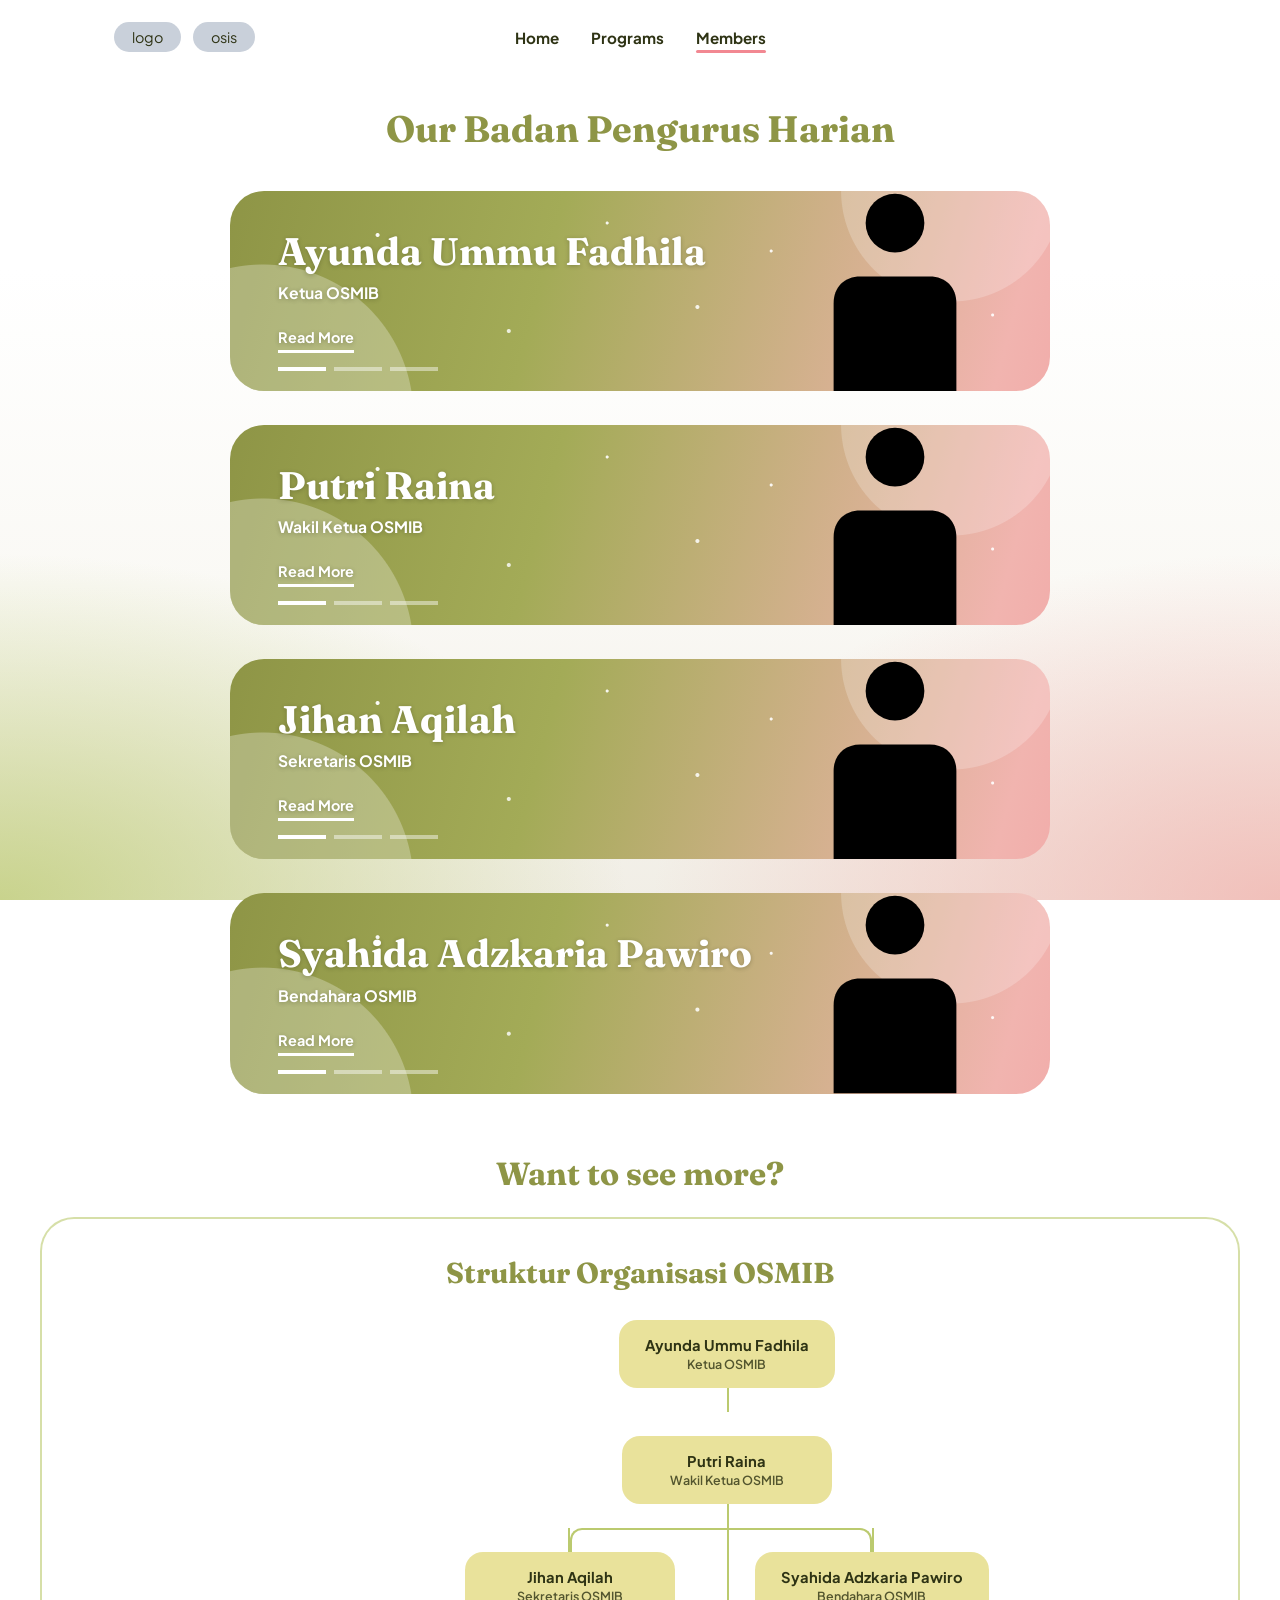
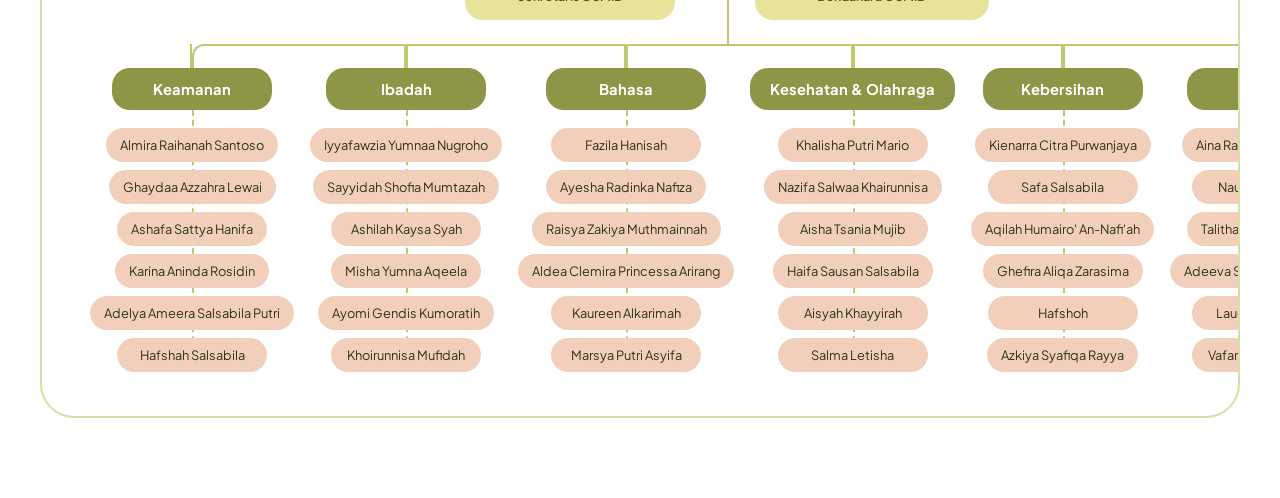
<file: index.html>
<!DOCTYPE html>
<html lang="id">
<head>
  <meta charset="UTF-8">
  <meta name="viewport" content="width=device-width, initial-scale=1.0">
  <title>Members OSIS</title>
  <link rel="preconnect" href="https://fonts.googleapis.com">
  <link rel="preconnect" href="https://fonts.gstatic.com" crossorigin>
  <link href="https://fonts.googleapis.com/css2?family=Fraunces:opsz,wght@9..144,600;9..144,700&family=Plus+Jakarta+Sans:wght@500;700&display=swap" rel="stylesheet">
  <link rel="stylesheet" href="members.css">
</head>
<body>
  <div class="page">

    <!-- ===== NAVBAR ===== -->
    <header class="navbar">
      <div class="nav-left">
        <a href="#" class="pill pill--logo">logo</a>
        <a href="#" class="pill pill--osis">osis</a>
      </div>

      <nav class="nav-links">
        <a href="#">Home</a>
        <a href="#">Programs</a>
        <a href="#" class="active" aria-current="page">Members</a>
      </nav>

      <div class="nav-spacer" aria-hidden="true"></div>
    </header>

    <!-- ===== MEMBER CARDS ===== -->
    <main class="members">
      <h1>Our Badan Pengurus Harian</h1>

      <a class="member-card" href="ayundaauf.html">
        <div class="member-info">
          <h2>Ayunda Ummu Fadhila</h2>
          <p>Ketua OSMIB</p>
          <span class="read-more">Read More</span>
        </div>
        <!-- Replace this SVG with <img src="foto.png" alt="Nama"> when you have the photo -->
       <svg class="member-figure" viewBox="0 0 120 150" role="img" aria-label="Foto anggota">
          <circle cx="60" cy="24" r="22"/>
          <path d="M14 150V84c0-12 8-20 20-20h52c12 0 20 8 20 20v66z"/>
        </svg>
      </a>

      <a class="member-card" href="rainapr.html">
        <div class="member-info">
          <h2>Putri Raina</h2>
          <p>Wakil Ketua OSMIB</p>
          <span class="read-more">Read More</span>
        </div>
        <svg class="member-figure" viewBox="0 0 120 150" role="img" aria-label="Foto anggota">
          <circle cx="60" cy="24" r="22"/>
          <path d="M14 150V84c0-12 8-20 20-20h52c12 0 20 8 20 20v66z"/>
        </svg>
      </a>

      <a class="member-card" href="jihanja.html">
        <div class="member-info">
          <h2>Jihan Aqilah</h2>
          <p>Sekretaris OSMIB</p>
          <span class="read-more">Read More</span>
        </div>
        <svg class="member-figure" viewBox="0 0 120 150" role="img" aria-label="Foto anggota">
          <circle cx="60" cy="24" r="22"/>
          <path d="M14 150V84c0-12 8-20 20-20h52c12 0 20 8 20 20v66z"/>
        </svg>
      </a>

      <a class="member-card" href="syahidasap.html">
        <div class="member-info">
          <h2>Syahida Adzkaria Pawiro</h2>
          <p>Bendahara OSMIB</p>
          <span class="read-more">Read More</span>
        </div>
        <svg class="member-figure" viewBox="0 0 120 150" role="img" aria-label="Foto anggota">
          <circle cx="60" cy="24" r="22"/>
          <path d="M14 150V84c0-12 8-20 20-20h52c12 0 20 8 20 20v66z"/>
        </svg>
      </a>
    </main>
  </div>

  <h2 class="see-more">Want to see more?</h2>

  <div>
    <div class="tree-container">
        <h2 class="tree-title">Struktur Organisasi OSMIB</h2>

        <div class="tree">
            <ul>
                <!-- LEVEL 1: KETUA -->
                <li>
                    <a href="ayundaauf.html" class="card-node inti-gold">
                        <strong>Ayunda Ummu Fadhila</strong>
                        <span>Ketua OSMIB</span>
                    </a>

                    <!-- LEVEL 2: WAKIL KETUA -->
                    <ul>
                        <li>
                            <a href="rainapr.html" class="card-node inti-gold">
                                <strong>Putri Raina</strong>
                                <span>Wakil Ketua OSMIB</span>
                            </a>

                            <!-- LEVEL 3: SEKRETARIS & BENDAHARA SEJAJAR -->
                            <ul class="staff">
                                <li>
                                    <a href="jihanja.html" class="card-node inti-gold">
                                        <strong>Jihan Aqilah</strong>
                                        <span>Sekretaris OSMIB</span>
                                    </a>
                                </li>
                                <li>
                                    <a href="syahidasap.html" class="card-node inti-gold">
                                        <strong>Syahida Adzkaria Pawiro</strong>
                                        <span>Bendahara OSMIB</span>
                                    </a>
                                </li>
                            </ul>

                            <!-- LEVEL 4: 6 DIVISI BESERTA 6 ANGGOTANYA -->
                            <ul class="divisi-row">
                                <!-- DIVISI 1: KEAMANAN -->
                                <li class="divisi-col">
                                    <a href="keamanan.html" class="card-node divisi-head">
                                        <strong>Keamanan</strong>
                                    </a>
                                    <div class="member-stack">
                                        <a href="almiraars.html" class="card-node member">Almira Raihanah Santoso</a>
                                        <a href="ghaydaagal.html" class="card-node member">Ghaydaa Azzahra Lewai</a>
                                        <a href="ashafaash.html" class="card-node member">Ashafa Sattya Hanifa</a>
                                        <a href="karinakar.html" class="card-node member">Karina Aninda Rosidin</a>
                                        <a href="adelyaaasp.html" class="card-node member">Adelya Ameera Salsabila Putri</a>
                                        <a href="hafshahhs.html" class="card-node member">Hafshah Salsabila</a>
                                    </div>
                                </li>

                                <!-- DIVISI 2: IBADAH -->
                                <li class="divisi-col">
                                    <a href="ibadah.html" class="card-node divisi-head">
                                        <strong>Ibadah</strong>
                                    </a>
                                    <div class="member-stack">
                                        <a href="iyyafawziaiyn.html" class="card-node member">Iyyafawzia Yumnaa Nugroho</a>
                                        <a href="sayyidahssm.html" class="card-node member">Sayyidah Shofia Mumtazah</a>
                                        <a href="ashilahaks.html" class="card-node member">Ashilah Kaysa Syah</a>
                                        <a href="mishamya.html" class="card-node member">Misha Yumna Aqeela</a>
                                        <a href="ayomiagk.html" class="card-node member">Ayomi Gendis Kumoratih</a>
                                        <a href="khoirunnisakm.html" class="card-node member">Khoirunnisa Mufidah</a>
                                    </div>
                                </li>

                                <!-- DIVISI 3: LUGHAH -->
                                <li class="divisi-col">
                                    <a href="lughah.html" class="card-node divisi-head">
                                        <strong>Bahasa</strong>
                                    </a>
                                    <div class="member-stack">
                                        <a href="fazilafh.html" class="card-node member">Fazila Hanisah</a>
                                        <a href="ayeshaarn.html" class="card-node member">Ayesha Radinka Nafiza</a>
                                        <a href="raisyarzm.html" class="card-node member">Raisya Zakiya Muthmainnah</a>
                                        <a href="aldeaacpa.html" class="card-node member">Aldea Clemira Princessa Arirang</a>
                                        <a href="kaureenka.html" class="card-node member">Kaureen Alkarimah</a>
                                        <a href="marsyampa.html" class="card-node member">Marsya Putri Asyifa</a>
                                    </div>
                                </li>

                                <!-- DIVISI 4: KESEHATAN & OLAHRAGA -->
                                <li class="divisi-col">
                                    <a href="kesehatan.html" class="card-node divisi-head">
                                        <strong>Kesehatan &amp; Olahraga</strong>
                                    </a>
                                    <div class="member-stack">
                                        <a href="khalishakpm.html" class="card-node member">Khalisha Putri Mario</a>
                                        <a href="nazifansk.html" class="card-node member">Nazifa Salwaa Khairunnisa</a>
                                        <a href="aishaatm.html" class="card-node member">Aisha Tsania Mujib</a>
                                        <a href="haifahss.html" class="card-node member">Haifa Sausan Salsabila</a>
                                        <a href="aisyahak.html" class="card-node member">Aisyah Khayyirah</a>
                                        <a href="salmasl.html" class="card-node member">Salma Letisha</a>
                                    </div>
                                </li>

                                <!-- DIVISI 5: KEBERSIHAN -->
                                <li class="divisi-col">
                                    <a href="kebersihan.html" class="card-node divisi-head">
                                        <strong>Kebersihan</strong>
                                    </a>
                                    <div class="member-stack">
                                        <a href="kienarrakcp.html" class="card-node member">Kienarra Citra Purwanjaya</a>
                                        <a href="safass.html" class="card-node member">Safa Salsabila</a>
                                        <a href="aqilahahan.html" class="card-node member">Aqilah Humairo' An-Nafi'ah</a>
                                        <a href="ghefiragaz.html" class="card-node member">Ghefira Aliqa Zarasima</a>
                                        <a href="hafshohh" class="card-node member">Hafshoh</a>
                                        <a href="azkiyaasr.html" class="card-node member">Azkiya Syafiqa Rayya</a>
                                    </div>
                                </li>

                                <!-- DIVISI 6: KREATIF -->
                                <li class="divisi-col">
                                    <a href="kreatif.html" class="card-node divisi-head">
                                        <strong>Kreatif</strong>
                                    </a>
                                    <div class="member-stack">
                                        <a href="ainaarfb.html" class="card-node member">Aina Raisya Fitri Baskoro</a>
                                        <a href="naurana.html" class="card-node member">Naura Asnabillah</a>
                                        <a href="talithatas.html" class="card-node member">Talitha Akilah Salsabila</a>
                                        <a href="adeevaasp.html" class="card-node member">Adeeva Shasmeen Pratama</a>
                                        <a href="laudzalin.html" class="card-node member">Laudza Ilma Nafia</a>
                                        <a href="vafaravat.html" class="card-node member">Vafara Allie Tertietta</a>
                                    </div>
                                </li>
                            </ul>
                        </li>
                    </ul>
                </li>
            </ul>
        </div>
    </div>
  </div>
</body>
</html>
</file>
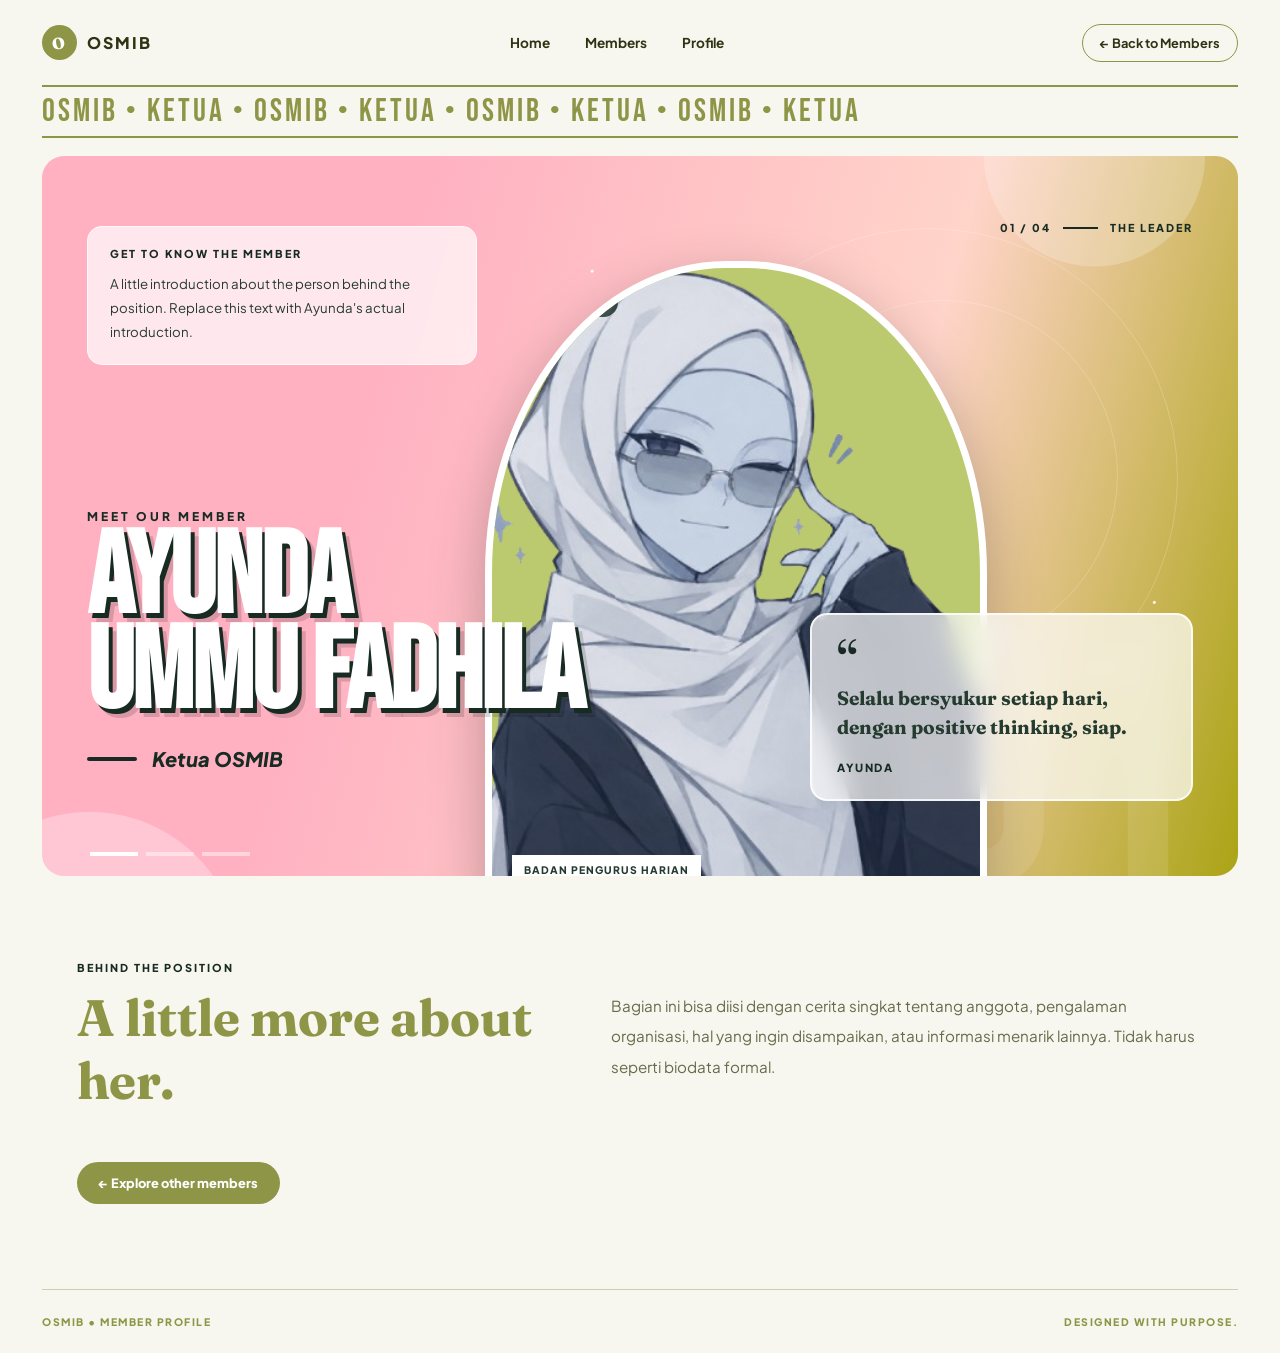
<file: ayundaauf.html>
<!DOCTYPE html>
<html lang="id">
<head>
  <meta charset="UTF-8">
  <meta name="viewport" content="width=device-width, initial-scale=1.0">

  <title>Ayunda Ummu Fadhila | OSMIB</title>

  <link rel="preconnect" href="https://fonts.googleapis.com">
  <link rel="preconnect" href="https://fonts.gstatic.com" crossorigin>

  <link href="https://fonts.googleapis.com/css2?family=Bebas+Neue&family=Fraunces:wght@600;700&family=Plus+Jakarta+Sans:wght@400;500;600;700;800&display=swap" rel="stylesheet">

  <link rel="stylesheet" href="profile.css">
</head>

<body>

  <main class="profile-page">

    <!-- NAVBAR -->
    <header class="navbar">
      <a href="index.html" class="brand">
        <span class="brand-icon">O</span>
        <span>OSMIB</span>
      </a>

      <nav>
        <a href="index.html">Home</a>
        <a href="index.html">Members</a>
        <a href="#profile">Profile</a>
      </nav>

      <a href="index.html" class="back-link">
        ← Back to Members
      </a>
    </header>

    <!-- DECORATIVE TEXT -->
    <div class="ticker ticker-top" aria-hidden="true">
      <div>
        OSMIB • KETUA • OSMIB • KETUA •
        OSMIB • KETUA • OSMIB • KETUA 
      </div>
    </div>

    <!-- MAIN PROFILE -->
    <section class="profile-hero" id="profile">

      <!-- Background decoration -->
      <div class="hero-orbit orbit-one"></div>
      <div class="hero-orbit orbit-two"></div>
      <div class="hero-number">01</div>

      <!-- Small introduction -->
      <div class="intro-card">
        <span class="eyebrow">GET TO KNOW THE MEMBER</span>
        <p>
          A little introduction about the person behind
          the position. Replace this text with Ayunda's
          actual introduction.
        </p>
      </div>

      <!-- Large portrait -->
      <div class="portrait-frame">
        <div class="portrait-label">OSMIB / 2026</div>
        <img
          src="examayun.png"
          alt="Foto Ayunda Ummu Fadhila"
          class="portrait"
        >
        <span class="portrait-caption">
          BADAN PENGURUS HARIAN
        </span>
      </div>

      <!-- Name and position -->
      <div class="name-block">
        <span class="name-small">MEET OUR MEMBER</span>
        <h1>AYUNDA<br>UMMU FADHILA</h1>
        <div class="position">
          <span class="position-line"></span>
          <p>Ketua OSMIB</p>
        </div>
      </div>

      <!-- Quote -->
      <div class="quote-card">
        <span class="quote-mark">“</span>
        <blockquote>
          Selalu bersyukur setiap hari,
          dengan positive thinking, siap.
        </blockquote>
        <p class="quote-author">
          AYUNDA
        </p>
      </div>

      <!-- Small side information -->
      <div class="side-note">
        <span class="side-index">01 / 04</span>
        <span class="side-divider"></span>
        <span>THE LEADER</span>
      </div>

    </section>

    <!-- BOTTOM INFORMATION -->
    <section class="profile-details">
      <div class="detail-heading">
        <span class="eyebrow">BEHIND THE POSITION</span>
        <h2>A little more about her.</h2>
      </div>

      <div class="detail-content">
        <p>
          Bagian ini bisa diisi dengan cerita singkat tentang
          anggota, pengalaman organisasi, hal yang ingin
          disampaikan, atau informasi menarik lainnya.
          Tidak harus seperti biodata formal.
        </p>
      </div>

      <a href="index.html" class="return-button">
        ← Explore other members
      </a>
    </section>

    <!-- FOOTER -->
    <footer>
      <span>OSMIB • MEMBER PROFILE</span>
      <span>DESIGNED WITH PURPOSE.</span>
    </footer>

  </main>

</body>
</html>
</file>
<file: members.css>
/* =========================================================
   OSMIB – Members page
   Palette: matcha & strawberry milk
   ========================================================= */
:root {
  --matcha: #8E9546;
  --avocado: #BBCA6F;
  --primrose: #E9E29B;
  --tuft: #F2CFBB;
  --strawberry: #F1B4AF;
  --camaron: #F28892;

  --card: #C9D0DA;          /* grey-blue square from the first design */
  --ink: #2E3314;           /* dark olive for text */
  --line: #BBCA6F;          /* tree connector color */
  --ease: cubic-bezier(.2, .8, .2, 1);
}

* { box-sizing: border-box; margin: 0; padding: 0; }

html { min-height: 100%; }

body {
  min-height: 100vh;
  font-family: "Plus Jakarta Sans", "Segoe UI", system-ui, sans-serif;
  color: var(--ink);
  /* light green bottom-left, pink bottom-right, dirty white -> white toward the top */
  background:
    radial-gradient(ellipse 70% 55% at 0% 100%, rgba(187, 202, 111, .75), transparent 70%),
    radial-gradient(ellipse 70% 55% at 100% 100%, rgba(241, 180, 175, .80), transparent 70%),
    linear-gradient(to top, #F1EEE6 0%, #FAF9F5 35%, #FFFFFF 70%);
  background-attachment: fixed;
  background-repeat: no-repeat;
}

a { color: inherit; text-decoration: none; }

h1, h2 { font-family: "Fraunces", Georgia, serif; }

.page { max-width: 1100px; margin: 0 auto; padding: 0 24px; }

/* ================= NAVBAR ================= */
.navbar {
  display: grid;
  grid-template-columns: 1fr auto 1fr;
  align-items: center;
  padding: 22px 0 10px;
}

.nav-left { display: flex; gap: 12px; }

.pill {
  background: var(--card);
  padding: 6px 18px;
  border-radius: 999px;
  font-size: .9rem;
  transition: background .25s var(--ease), transform .25s var(--ease), box-shadow .25s var(--ease);
}
.pill:hover {
  background: var(--strawberry);
  transform: translateY(-2px);
  box-shadow: 0 6px 14px rgba(242, 136, 146, .35);
}

.nav-links { display: flex; gap: 32px; }
.nav-links a {
  position: relative;
  font-weight: 700;
  font-size: .95rem;
  padding: 4px 0;
  transition: color .25s var(--ease);
}
.nav-links a::after {
  content: "";
  position: absolute;
  left: 0; bottom: -2px;
  width: 100%; height: 3px;
  border-radius: 3px;
  background: var(--camaron);
  transform: scaleX(0);
  transform-origin: left;
  transition: transform .3s var(--ease);
}
.nav-links a:hover { color: var(--matcha); }
.nav-links a:hover::after,
.nav-links a.active::after { transform: scaleX(1); }

/* ================= MEMBER CARDS ================= */
.members {
  display: flex;
  flex-direction: column;
  gap: 34px;
  max-width: 820px;
  margin: 44px auto 60px;
}

.members h1 {
  text-align: center;
  font-size: clamp(1.6rem, 4vw, 2.3rem);
  margin-bottom: 6px;
  color: var(--matcha);
}

/* Same recipe as the Layla card: soft gradient + big pale circle
   bottom-left + tiny "stars" + slider dashes, in matcha & strawberry */
.member-card {
  position: relative;
  display: flex;
  justify-content: space-between;
  align-items: flex-start;
  min-height: 190px;
  padding: 38px 48px;
  border-radius: 34px;
  isolation: isolate;
  transition: transform .35s var(--ease), box-shadow .35s var(--ease);
}

/* layer 1: green -> pink gradient (slides a little on hover) */
.member-card::before {
  content: "";
  position: absolute;
  inset: 0;
  z-index: -2;
  border-radius: inherit;
  background: linear-gradient(105deg,
              var(--matcha) 0%, #A3AB57 28%,
              var(--strawberry) 68%, var(--camaron) 100%);
  background-size: 140% 100%;
  background-position: 0% 0;
  transition: background-position .6s var(--ease);
}

/* layer 2: pale circles, sparkles and slider dashes */
.member-card::after {
  content: "";
  position: absolute;
  inset: 0;
  z-index: -1;
  border-radius: inherit;
  background:
    /* slider dashes */
    linear-gradient(90deg,
      #fff 0 48px, transparent 48px 56px,
      rgba(255,255,255,.45) 56px 104px, transparent 104px 112px,
      rgba(255,255,255,.45) 112px 160px)
      48px calc(100% - 20px) / 160px 4px no-repeat,
    /* big pale circle, bottom-left */
    radial-gradient(circle at 4% 112%, rgba(255,255,255,.28) 0 150px, transparent 151px),
    /* soft circle behind the figure */
    radial-gradient(circle at 88% 0%, rgba(255,255,255,.22) 0 110px, transparent 111px),
    /* sparkles */
    radial-gradient(circle at 18% 22%, rgba(255,255,255,.95) 0 1.5px, transparent 2.5px),
    radial-gradient(circle at 34% 70%, rgba(255,255,255,.8)  0 1.5px, transparent 2.5px),
    radial-gradient(circle at 46% 16%, rgba(255,255,255,.9)  0 1px,   transparent 2px),
    radial-gradient(circle at 57% 58%, rgba(255,255,255,.85) 0 1.5px, transparent 2.5px),
    radial-gradient(circle at 66% 30%, rgba(255,255,255,.9)  0 1px,   transparent 2px),
    radial-gradient(circle at 74% 84%, rgba(255,255,255,.8)  0 1.5px, transparent 2.5px),
    radial-gradient(circle at 93% 62%, rgba(255,255,255,.9)  0 1px,   transparent 2px);
}

.member-info { position: relative; z-index: 1; color: #fff; text-shadow: 0 1px 4px rgba(46, 51, 20, .3); }

.member-info h2 {
  font-size: clamp(1.7rem, 4vw, 2.4rem);
  line-height: 1.15;
  transition: transform .35s var(--ease);
}
.member-info p {
  margin-top: 10px;
  font-weight: 700;
  font-size: .98rem;
  transition: transform .35s var(--ease);
}

.read-more {
  display: inline-block;
  margin-top: 26px;
  padding-bottom: 4px;
  font-weight: 700;
  font-size: .9rem;
  border-bottom: 3px solid #fff;
  transition: padding .35s var(--ease), border-color .3s var(--ease), letter-spacing .35s var(--ease);
}

/* the figure pops out above the card like in the mockup */
.member-figure {
   width: 55%;
   max-width: 280px;
   height: 100%;
   object-fit: contain;
   object-position: bottom right;
   position: absolute;
   right: 15px;
   bottom: 0;
}

/* ---- hover ---- */
.member-card:hover,
.member-card:focus-visible {
  transform: translateY(-6px);
  box-shadow: 0 0 0 3px rgba(255, 255, 255, .95),
              0 18px 32px rgba(142, 149, 70, .35),
              0 8px 16px rgba(242, 136, 146, .3);
  outline: none;
}
.member-card:hover::before,
.member-card:focus-visible::before { background-position: 100% 0; }
.member-card:hover .member-info h2 { transform: translateX(6px); }
.member-card:hover .member-info p  { transform: translateX(6px); }
.member-card:hover .read-more {
  padding-right: 24px;
  letter-spacing: .04em;
  border-color: var(--primrose);
}
.member-card:hover .member-figure { fill: var(--primrose); transform: scale(1.06) translateY(-4px); }

/* ================= "WANT TO SEE MORE" ================= */
.see-more {
  text-align: center;
  font-size: clamp(1.4rem, 3.5vw, 2rem);
  color: var(--matcha);
  margin: 10px 0 24px;
}

/* ================= TREE / MINDMAP ================= */
.tree-container {
  max-width: 1200px;
  margin: 0 auto 80px;
  padding: 36px 24px 44px;
  background: rgba(255, 255, 255, .55);
  backdrop-filter: blur(6px);
  border: 2px solid rgba(187, 202, 111, .6);
  border-radius: 34px;
  overflow-x: auto;
}

.tree-title {
  text-align: center;
  font-size: clamp(1.3rem, 3vw, 1.8rem);
  margin-bottom: 30px;
  color: var(--matcha);
}

.tree { width: max-content; min-width: 100%; }
.tree ul {
  position: relative;
  display: flex;
  justify-content: center;
  padding-top: 24px;
  list-style: none;
}
.tree li {
  position: relative;
  list-style: none;
  text-align: center;
  padding: 24px 8px 0;
}

/* connectors */
.tree li::before,
.tree li::after {
  content: "";
  position: absolute;
  top: 0; right: 50%;
  width: 50%; height: 24px;
  border-top: 2px solid var(--line);
}
.tree li::after { right: auto; left: 50%; border-left: 2px solid var(--line); }
.tree li::before { border-right: 2px solid var(--line); }
.tree li:only-child::before,
.tree li:only-child::after { display: none; }
.tree li:first-child::before,
.tree li:last-child::after { border-top: 0; }
.tree li:last-child::before { border-right: 2px solid var(--line); border-radius: 0 12px 0 0; }
.tree li:first-child::after { border-radius: 12px 0 0 0; }

.tree ul ul::before {
  content: "";
  position: absolute;
  top: 0; left: 50%;
  height: 24px;
  border-left: 2px solid var(--line);
}

/* root has no connector above it */
.tree > ul { padding-top: 0; }
.tree > ul > li { padding-top: 0; }
.tree > ul > li::before,
.tree > ul > li::after { display: none; }

/* Secretary + Treasurer sit on either side of a center line that
   continues down to the divisions */
.tree ul.staff::after {
  content: "";
  position: absolute;
  top: 24px; bottom: -24px;
  left: 50%;
  border-left: 2px solid var(--line);
  z-index: 0;
}
.tree ul.staff { padding-bottom: 0; }
.tree ul.staff li { padding-left: 40px; padding-right: 40px; z-index: 1; }
.tree ul.divisi-row { padding-top: 24px; }

/* ---- nodes ---- */
.card-node {
  position: relative;
  z-index: 1;
  display: inline-flex;
  flex-direction: column;
  align-items: center;
  gap: 2px;
  padding: 10px 18px;
  min-width: 150px;
  background: var(--card);
  border: 2px solid transparent;
  border-radius: 18px;
  font-size: .85rem;
  transition: transform .3s var(--ease), box-shadow .3s var(--ease),
              background .3s var(--ease), border-color .3s var(--ease);
}
.card-node strong { font-size: .92rem; }
.card-node span { font-size: .78rem; font-weight: 600; opacity: .8; }

.card-node:hover,
.card-node:focus-visible {
  transform: translateY(-4px) scale(1.04);
  box-shadow: 0 10px 20px rgba(142, 149, 70, .3);
  border-color: var(--camaron);
  outline: none;
}

/* leadership (gold = primrose) */
.inti-gold { background: var(--primrose); min-width: 210px; padding: 14px 24px; }
.inti-gold:hover { background: var(--tuft); }

/* division heads */
.divisi-head {
  background: var(--matcha);
  color: #fff;
  min-width: 160px;
}
.divisi-head:hover { background: var(--camaron); }

/* division members */
.member-stack {
  display: flex;
  flex-direction: column;
  align-items: center;
  gap: 8px;
  margin-top: 18px;
  position: relative;
}
.member-stack::before {
  content: "";
  position: absolute;
  top: -18px; bottom: 20px;
  left: 50%;
  border-left: 2px dashed var(--line);
}
.card-node.member {
  min-width: 150px;
  padding: 7px 12px;
  background: var(--tuft);
  font-size: .8rem;
}
.card-node.member:hover { background: var(--strawberry); }

/* ================= RESPONSIVE ================= */
@media (max-width: 640px) {
  .navbar { grid-template-columns: 1fr; gap: 14px; justify-items: center; }
  .nav-links { gap: 20px; }
  .member-card { padding: 26px 24px; min-height: 160px; }
  .member-card .member-figure { right: 18px; max-height: 170px; }
}
</file>
<file: profile.css>
/* =========================================
   OSMIB MEMBER PROFILE
   Editorial Poster Style
========================================= */

:root {
  --matcha: #8E9546;
  --avocado: #BBCA6F;
  --primrose: #E9E29B;
  --tuft: #F2CFBB;
  --strawberry: #F1B4AF;
  --camaron: #F28892;

  --forest: #263B30;
  --deep-forest: #182B23;
  --cream: #F8F7EF;
  --ink: #2E3314;

  --fern: #707318;
  --heart-gold: #aba415;
  --rosy-pink: #fb8ba3;
  --powder-pink: #ffb1c2;
  --peach-puff: #ffd4c9;
  --white-lilac: #f9f8fe;
  
  --ease: cubic-bezier(.2, .8, .2, 1);
}

* {
  box-sizing: border-box;
  margin: 0;
  padding: 0;
}

html {
  scroll-behavior: smooth;
}

body {
  min-height: 100vh;
  font-family: "Plus Jakarta Sans", sans-serif;
  background: var(--cream);
  color: var(--ink);
}

a {
  color: inherit;
  text-decoration: none;
}

.profile-page {
  max-width: 1500px;
  margin: auto;
  padding: 0 42px;
  overflow: hidden;
}

/* =========================================
   NAVBAR
========================================= */

.navbar {
  min-height: 85px;
  display: flex;
  align-items: center;
  justify-content: space-between;
  gap: 25px;
}

.brand {
  display: flex;
  align-items: center;
  gap: 10px;
  font-weight: 800;
  letter-spacing: 2px;
}

.brand-icon {
  width: 35px;
  height: 35px;
  display: grid;
  place-items: center;
  border-radius: 50%;
  background: var(--matcha);
  color: white;
  font-family: "Fraunces", serif;
}

.navbar nav {
  display: flex;
  gap: 35px;
}

.navbar nav a {
  font-size: .85rem;
  font-weight: 700;
  position: relative;
}

.navbar nav a::after {
  content: "";
  position: absolute;
  left: 0;
  bottom: -7px;
  width: 100%;
  height: 2px;
  background: var(--matcha);
  transform: scaleX(0);
  transition: transform .3s var(--ease);
}

.navbar nav a:hover::after {
  transform: scaleX(1);
}

.back-link {
  font-size: .8rem;
  font-weight: 700;
  padding: 10px 17px;
  border: 1px solid var(--matcha);
  border-radius: 30px;
  transition: .3s var(--ease);
}

.back-link:hover {
  background: var(--matcha);
  color: white;
}

/* =========================================
   TICKER
========================================= */

.ticker {
  overflow: hidden;
  white-space: nowrap;
  color: var(--matcha);
  font-family: "Bebas Neue", sans-serif;
  font-size: 2rem;
  letter-spacing: 3px;
}

.ticker-top {
  border-top: 2px solid var(--matcha);
  border-bottom: 2px solid var(--matcha);
  padding: 5px 0;
}

.ticker div {
  width: max-content;
}

/* =========================================
   HERO
========================================= */

.profile-hero {
  position: relative;
  min-height: 720px;
  margin-top: 18px;
  padding: 45px;
  border-radius: 22px;
  overflow: hidden;
  isolation: isolate;
  color: white;

  /*  HOME PAGE GRADIENT */
  background: linear-gradient(105deg,
              var(--powder-pink) 0%, #ffb1c2 28%,
              var(--peach-puff) 68%, var(--heart-gold) 100%);
}

/*  HOME PAGE SPARKLES & CIRCLES */
.profile-hero::before {
  content: "";
  position: absolute;
  inset: 0;
  z-index: -1;
  border-radius: inherit;
  
  background:
    /* slider dashes */
    linear-gradient(90deg,
      #fff 0 48px, transparent 48px 56px,
      rgba(255,255,255,.45) 56px 104px, transparent 104px 112px,
      rgba(255,255,255,.45) 112px 160px)
      48px calc(100% - 20px) / 160px 4px no-repeat,
    /* big pale circle, bottom-left */
    radial-gradient(circle at 4% 112%, rgba(255,255,255,.28) 0 150px, transparent 151px),
    /* soft circle behind the figure */
    radial-gradient(circle at 88% 0%, rgba(255,255,255,.22) 0 110px, transparent 111px),
    /* sparkles */
    radial-gradient(circle at 18% 22%, rgba(255,255,255,.95) 0 1.5px, transparent 2.5px),
    radial-gradient(circle at 34% 70%, rgba(255,255,255,.8)  0 1.5px, transparent 2.5px),
    radial-gradient(circle at 46% 16%, rgba(255,255,255,.9)  0 1px,   transparent 2px),
    radial-gradient(circle at 57% 58%, rgba(255,255,255,.85) 0 1.5px, transparent 2.5px),
    radial-gradient(circle at 66% 30%, rgba(255,255,255,.9)  0 1px,   transparent 2px),
    radial-gradient(circle at 74% 84%, rgba(255,255,255,.8)  0 1.5px, transparent 2.5px),
    radial-gradient(circle at 93% 62%, rgba(255,255,255,.9)  0 1px,   transparent 2px);
}

/* Decorative circles */
.hero-orbit {
  position: absolute;
  border: 1px solid rgba(255,255,255,.2);
  border-radius: 50%;
  z-index: -1;
}

.orbit-one {
  width: 500px;
  height: 500px;
  right: 5%;
  top: 10%;
}

.orbit-two {
  width: 350px;
  height: 350px;
  right: 10%;
  top: 20%;
}

.hero-number {
  position: absolute;
  right: 35px;
  bottom: -80px;
  font-family: "Bebas Neue", sans-serif;
  font-size: 23rem;
  color: rgba(255,255,255,.1);
  line-height: 1;
  z-index: -1;
}

/* =========================================
   INTRO CARD
========================================= */

.intro-card {
  position: absolute;
  top: 70px;
  left: 45px;
  z-index: 3;
  width: min(390px, 34%);
  padding: 20px 22px;
  border: 1px solid rgba(255,255,255,.65);
  border-radius: 15px;
  
  /* Changed to readable white background */
  background: rgba(255,255,255,.7); 
  backdrop-filter: blur(8px);
}

.eyebrow {
  display: block;
  font-size: .68rem;
  font-weight: 800;
  letter-spacing: 2px;
  color: var(--deep-forest); /* Changed from light yellow to dark green */
}

.intro-card p {
  margin-top: 12px;
  font-size: .83rem;
  line-height: 1.8;
  color: var(--forest); /* Dark text */
}

/* =========================================
   PORTRAIT
========================================= */

.portrait-frame {
  position: absolute;
  z-index: 2;
  width: 42%;
  height: 650px;
  left: 37%;
  bottom: -35px;
  border: 7px solid white;
  border-radius: 48% 48% 20px 20px;
  overflow: hidden;
  background: var(--avocado);
  box-shadow: 0 20px 55px rgba(0,0,0,.25);
}

.portrait {
  width: 100%;
  height: 100%;
  display: block;
  object-fit: cover;
  object-position: center top;
}

.portrait-label {
  position: absolute;
  z-index: 2;
  top: 20px;
  left: 20px;
  padding: 8px 12px;
  border-radius: 30px;
  background: rgba(24,43,35,.8);
  color: white;
  font-size: .65rem;
  font-weight: 800;
  letter-spacing: 1px;
}

.portrait-caption {
  position: absolute;
  z-index: 2;
  bottom: 20px;
  left: 20px;
  padding: 8px 12px;
  background: white;
  color: var(--forest);
  font-size: .65rem;
  font-weight: 800;
  letter-spacing: 1px;
}

/* =========================================
   NAME
========================================= */

.name-block {
  position: absolute;
  z-index: 4;
  left: 45px;
  bottom: 105px;
  max-width: 57%;
}

.name-small {
  display: block;
  margin-bottom: 8px;
  color: var(--deep-forest); /* Changed from light to dark */
  font-size: .75rem;
  font-weight: 800;
  letter-spacing: 3px;
}

.name-block h1 {
  font-family: "Bebas Neue", sans-serif;
  font-size: clamp(4.5rem, 9vw, 9.5rem);
  line-height: .82;
  letter-spacing: -2px;
  color: white;
  /* Adjusted shadow to make it pop on light background */
  text-shadow:
    4px 5px 0 var(--deep-forest),
    8px 9px 0 rgba(0,0,0,.15);
}

.position {
  display: flex;
  align-items: center;
  gap: 15px;
  margin-top: 25px;
}

.position-line {
  width: 50px;
  height: 4px;
  background: var(--deep-forest); /* Darkened */
  border-radius: 5px;
}

.position p {
  font-size: 1.25rem;
  font-weight: 800;
  font-style: italic;
  color: var(--deep-forest); /* Darkened */
}

/* =========================================
   QUOTE
========================================= */

.quote-card {
  position: absolute;
  z-index: 5;
  right: 45px;
  bottom: 75px;
  width: 32%;
  padding: 25px;
  border: 2px solid rgba(255,255,255,.8);
  border-radius: 17px;
  
  /* Changed to readable white background */
  background: rgba(255,255,255,.7);
  backdrop-filter: blur(12px);
}

.quote-mark {
  display: block;
  font-family: "Fraunces", serif;
  font-size: 3.5rem;
  line-height: .8;
  color: var(--deep-forest); /* Darkened */
}

.quote-card blockquote {
  font-family: "Fraunces", serif;
  font-size: clamp(1rem, 1.5vw, 1.4rem);
  font-weight: 700;
  line-height: 1.5;
  color: var(--forest); /* Darkened */
}

.quote-author {
  margin-top: 18px;
  font-size: .7rem;
  font-weight: 800;
  letter-spacing: 1.5px;
  color: var(--deep-forest); /* Darkened */
}

/* =========================================
   SIDE NOTE
========================================= */

.side-note {
  position: absolute;
  right: 45px;
  top: 65px;
  display: flex;
  align-items: center;
  gap: 12px;
  font-size: .68rem;
  font-weight: 800;
  letter-spacing: 2px;
  color: var(--deep-forest); /* Darkened */
}

.side-index {
  color: var(--deep-forest); /* Darkened */
}

.side-divider {
  width: 35px;
  height: 2px;
  background: var(--deep-forest); /* Darkened */
}

/* =========================================
   DETAILS
========================================= */

.profile-details {
  display: grid;
  grid-template-columns: 1fr 1.2fr;
  gap: 40px;
  padding: 85px 35px;
}

.detail-heading h2 {
  margin-top: 12px;
  font-family: "Fraunces", serif;
  font-size: clamp(2rem, 4vw, 3.5rem);
  color: var(--matcha);
}

.detail-content {
  align-self: center;
}

.detail-content p {
  font-size: .95rem;
  line-height: 2;
  color: #666B4B;
}

.return-button {
  grid-column: 1 / -1;
  justify-self: start;
  margin-top: 10px;
  padding: 13px 22px;
  border-radius: 30px;
  background: var(--matcha);
  color: white;
  font-size: .8rem;
  font-weight: 800;
  transition: .3s var(--ease);
}

.return-button:hover {
  background: var(--forest);
  transform: translateY(-3px);
}

/* =========================================
   FOOTER
========================================= */

footer {
  display: flex;
  justify-content: space-between;
  gap: 15px;
  padding: 25px 0;
  border-top: 1px solid rgba(142,149,70,.4);
  font-size: .65rem;
  font-weight: 800;
  letter-spacing: 1.5px;
  color: var(--matcha);
}

/* =========================================
   RESPONSIVE
========================================= */

@media (max-width: 900px) {
  .profile-page {
    padding: 0 20px;
  }
  .profile-hero {
    min-height: 780px;
    padding: 25px;
  }
  .intro-card {
    left: 25px;
    top: 35px;
    width: 42%;
  }
  .portrait-frame {
    width: 48%;
    left: 42%;
    height: 560px;
  }
  .name-block {
    left: 25px;
    bottom: 100px;
    max-width: 65%;
  }
  .name-block h1 {
    font-size: clamp(4rem, 10vw, 7rem);
  }
  .quote-card {
    right: 25px;
    bottom: 25px;
    width: 42%;
  }
  .side-note {
    right: 25px;
    top: 35px;
  }
}

@media (max-width: 600px) {
  .profile-page {
    padding: 0 12px;
  }
  .navbar {
    min-height: 75px;
    flex-wrap: wrap;
    padding: 15px 0;
  }
  .navbar nav {
    order: 3;
    width: 100%;
    justify-content: center;
    gap: 25px;
  }
  .back-link {
    font-size: .7rem;
  }
  .ticker {
    font-size: 1.5rem;
  }
  .profile-hero {
    min-height: 850px;
    padding: 20px;
  }
  .intro-card {
    top: 25px;
    left: 20px;
    width: calc(100% - 40px);
    padding: 15px;
  }
  .intro-card p {
    font-size: .75rem;
  }
  .side-note {
    top: 160px;
    right: 20px;
    font-size: .55rem;
  }
  .portrait-frame {
    width: 76%;
    height: 480px;
    left: 12%;
    bottom: 205px;
  }
  .name-block {
    left: 20px;
    bottom: 105px;
    max-width: 90%;
  }
  .name-block h1 {
    font-size: clamp(4rem, 15vw, 6rem);
  }
  .position {
    margin-top: 15px;
  }
  .position p {
    font-size: 1rem;
  }
  .quote-card {
    right: 20px;
    bottom: 20px;
    width: calc(100% - 40px);
    padding: 15px 18px;
  }
  .quote-mark {
    font-size: 2.5rem;
  }
  .quote-card blockquote {
    font-size: 1rem;
  }
  .quote-author {
    margin-top: 10px;
  }
  .hero-number {
    font-size: 15rem;
  }
  .profile-details {
    grid-template-columns: 1fr;
    gap: 20px;
    padding: 55px 12px;
  }
  .return-button {
    grid-column: auto;
  }
  footer {
    flex-direction: column;
    font-size: .6rem;
  }
}
</file>
